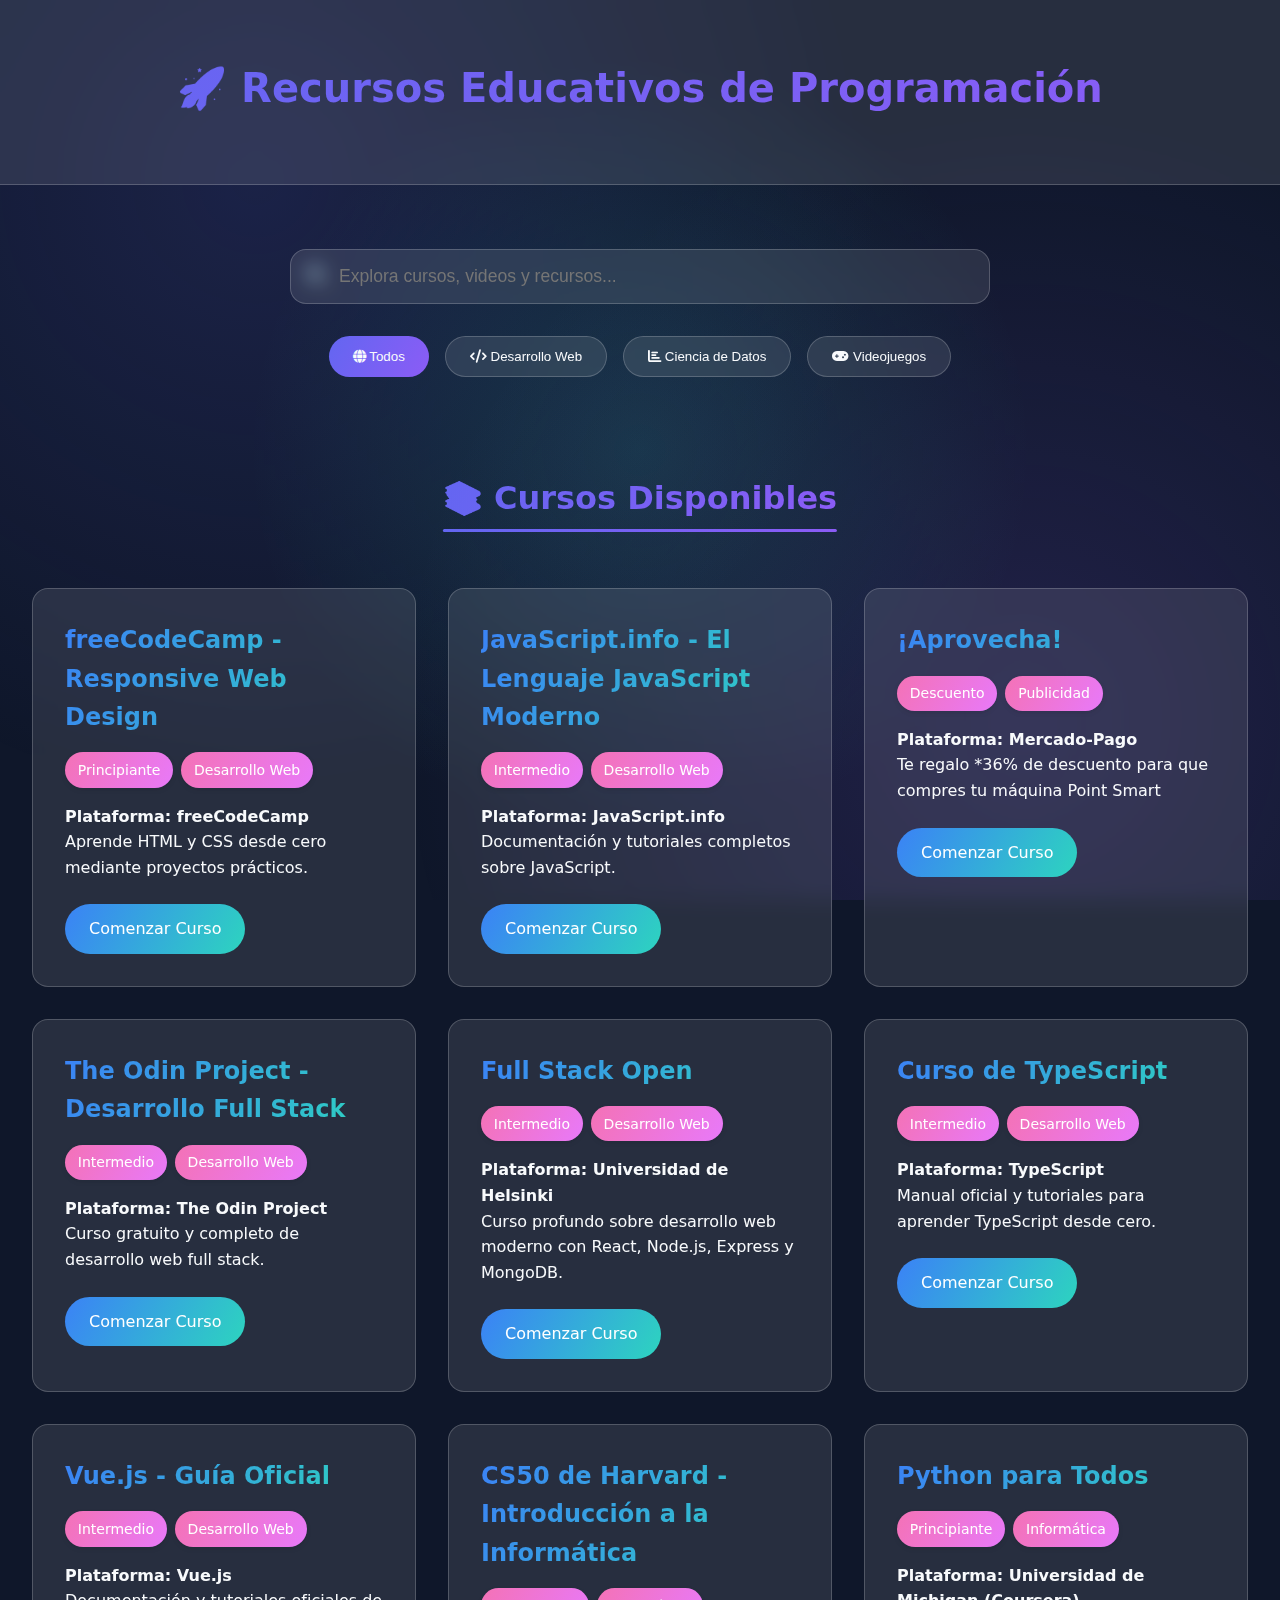
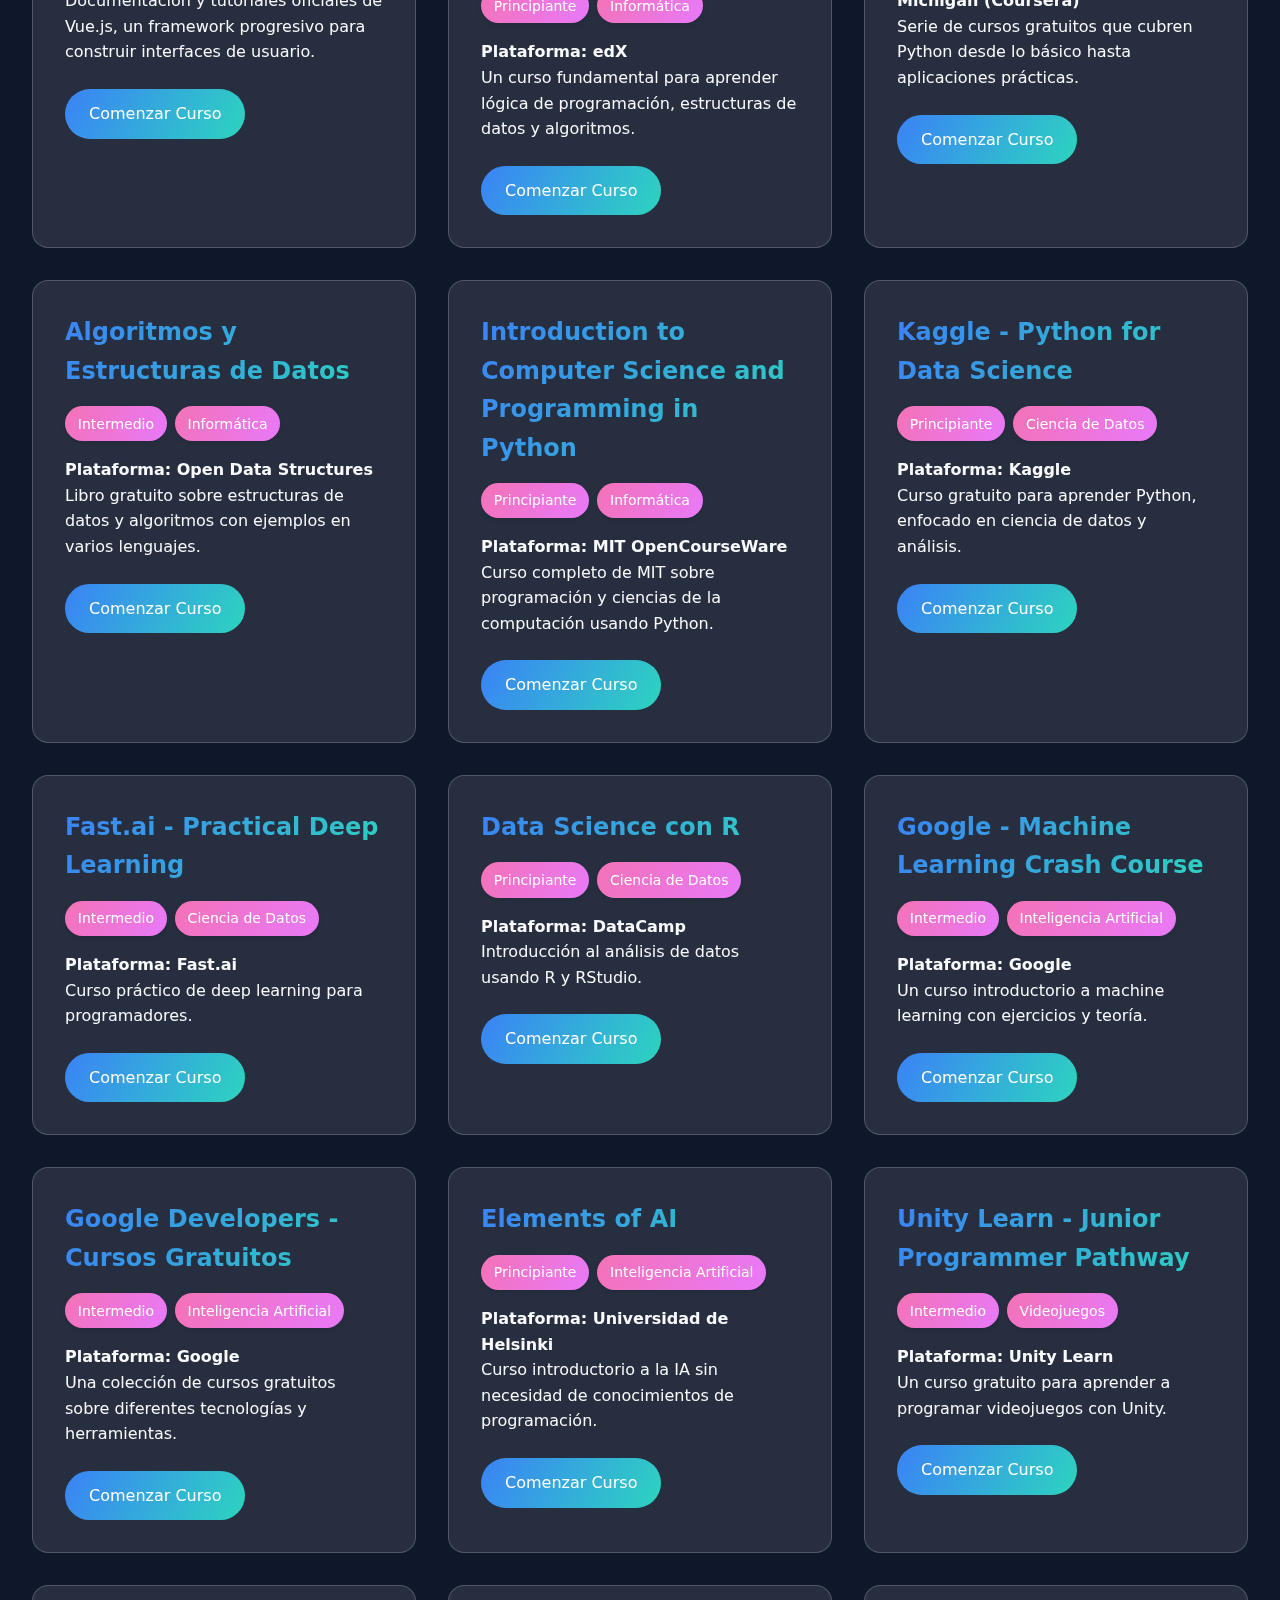
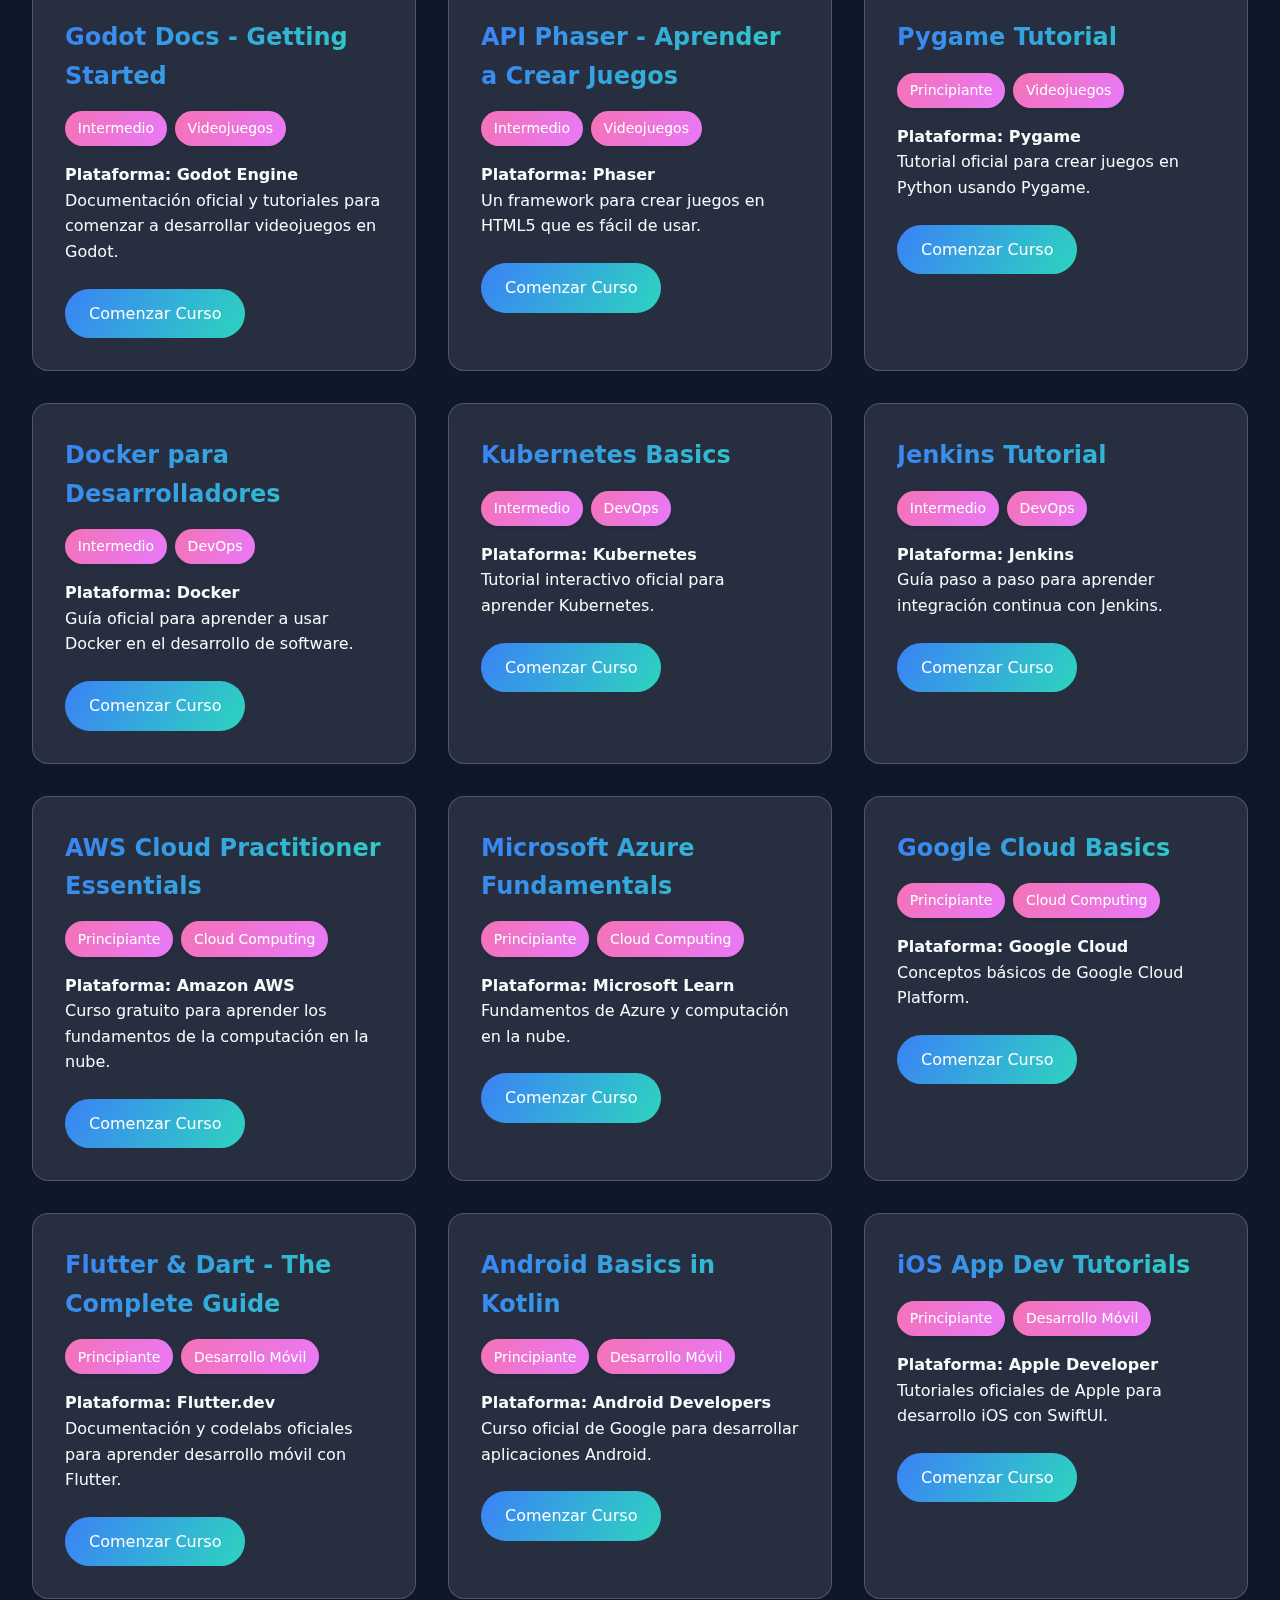
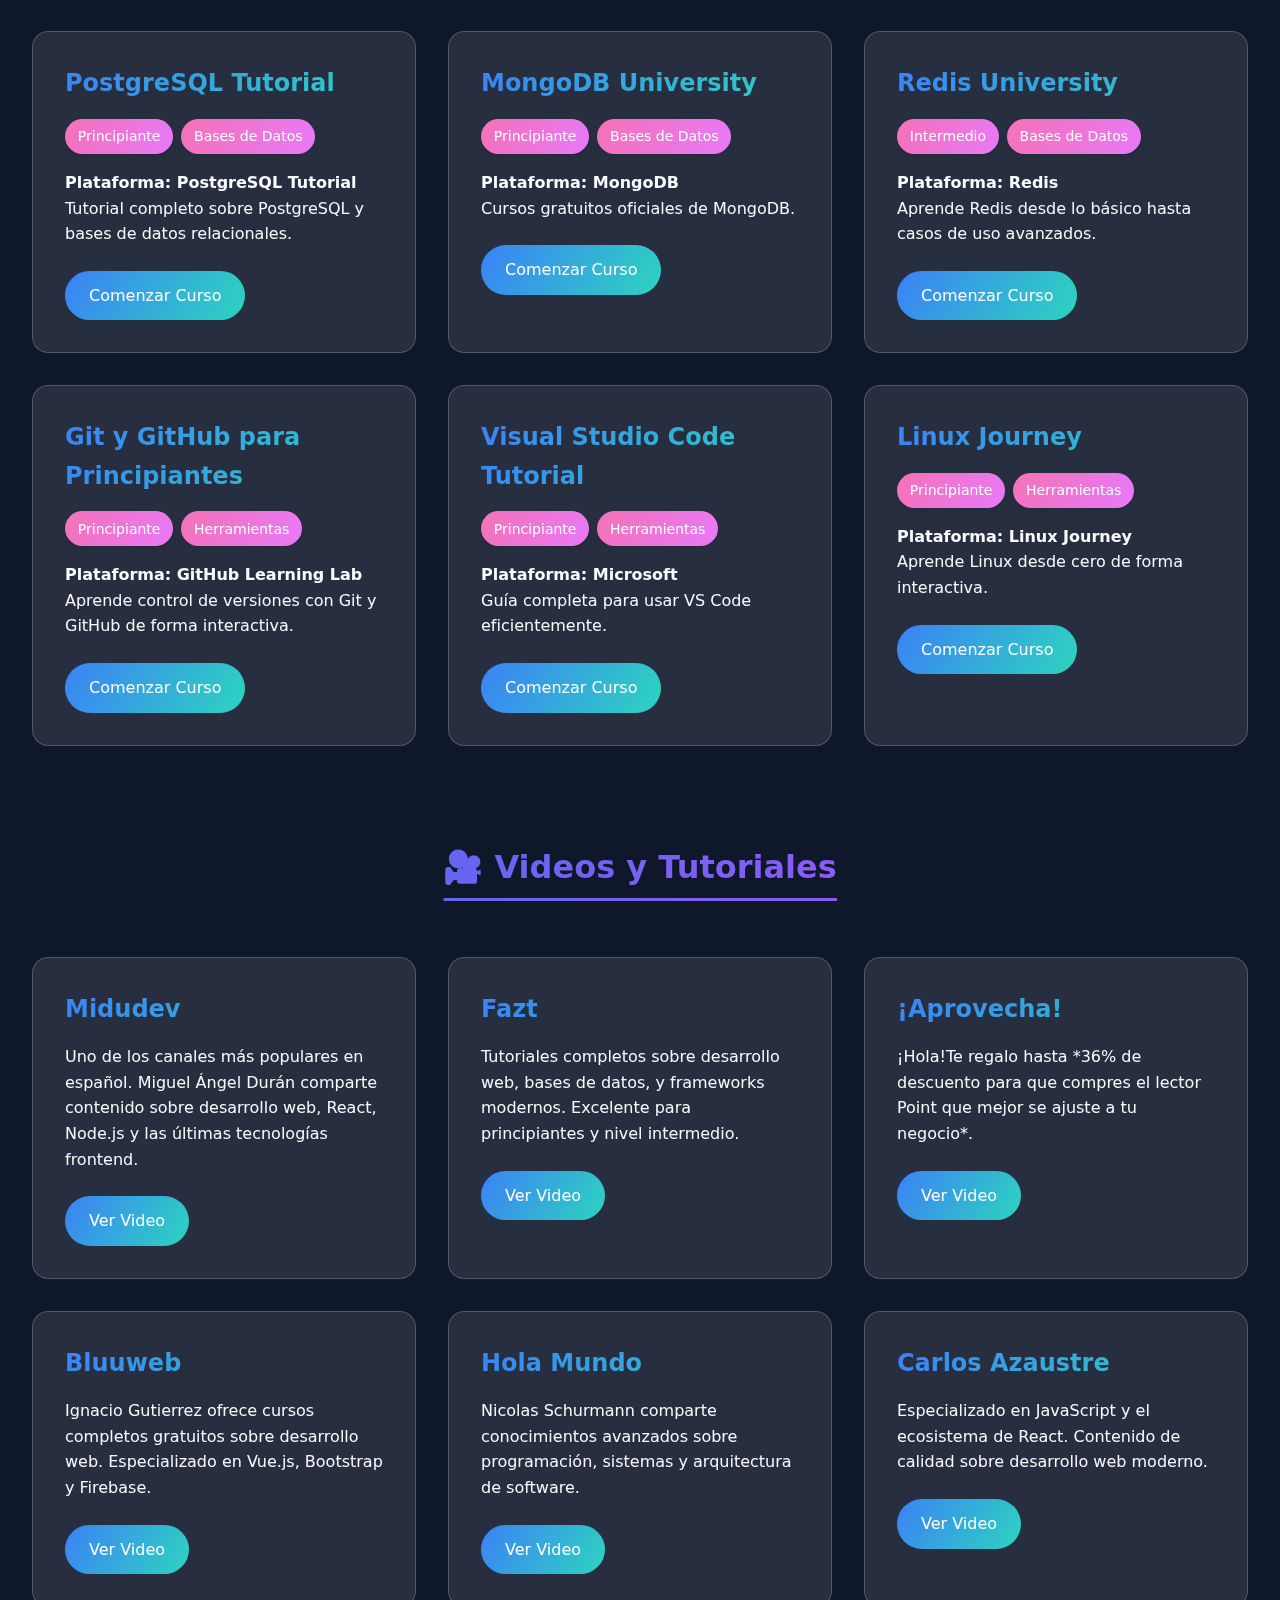
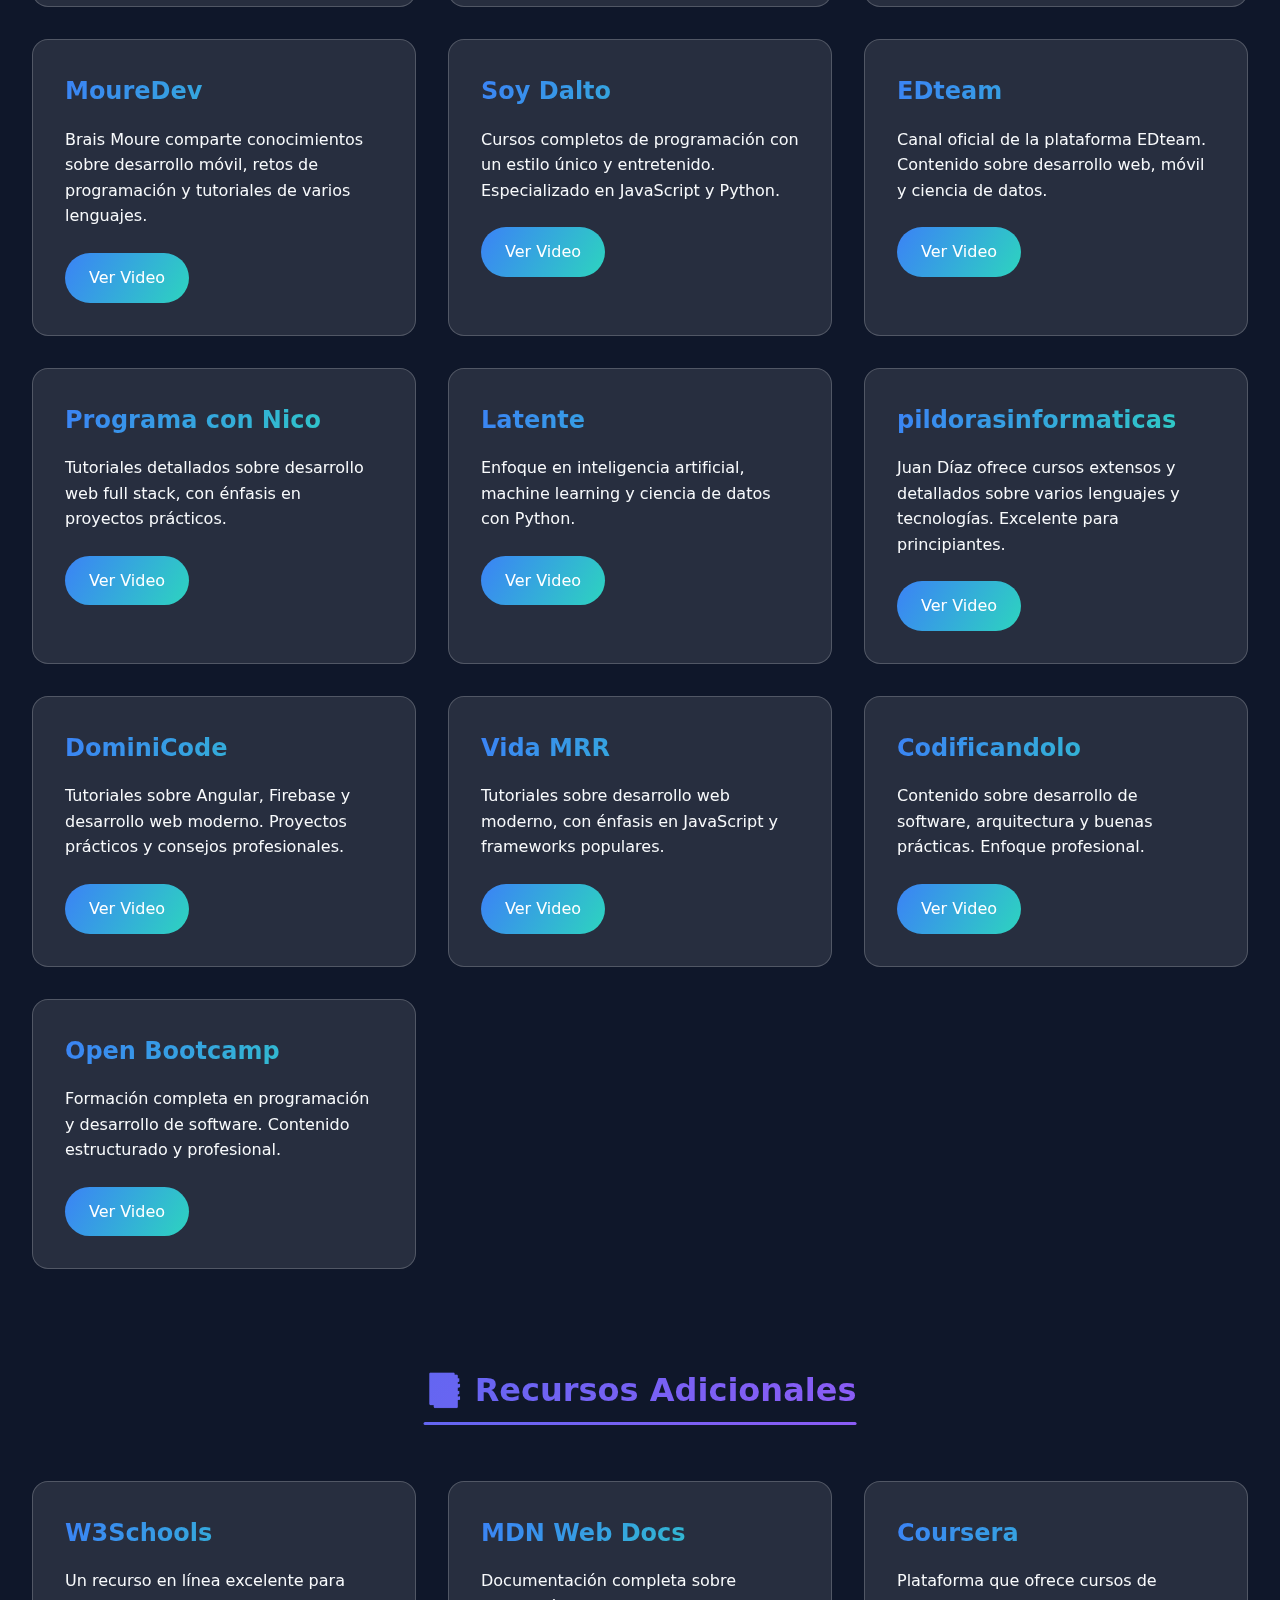
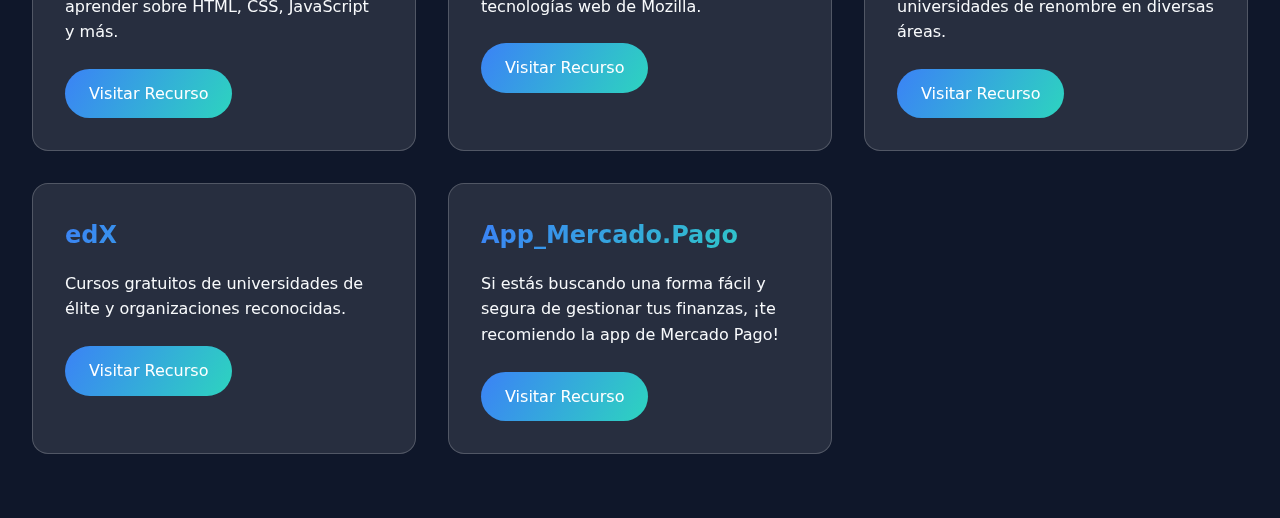
<file: index.html>
<!DOCTYPE html>
<html lang="es">
<head>
    <meta charset="UTF-8">
    <meta name="viewport" content="width=device-width, initial-scale=1.0">
    <title>Plataforma de Recursos Educativos</title>
    <link rel="stylesheet" href="estilo.css">
    <link rel="stylesheet" href="https://cdnjs.cloudflare.com/ajax/libs/font-awesome/6.4.0/css/all.min.css">
</head>
<body>
    <header class="header">
        <div class="container">
            <h1>🚀 Recursos Educativos de Programación</h1>
        </div>
    </header>

    <main class="container">
        <div class="search-container">
            <input 
                type="text" 
                id="search" 
                placeholder="Explora cursos, videos y recursos..."
                aria-label="Buscar contenido">
        </div>

        <div class="filters">
            <button class="filter-btn active" data-filter="all">
                <i class="fas fa-globe"></i> Todos
            </button>
            <button class="filter-btn" data-filter="Desarrollo Web">
                <i class="fas fa-code"></i> Desarrollo Web
            </button>
            <button class="filter-btn" data-filter="Ciencia de Datos">
                <i class="fas fa-chart-bar"></i> Ciencia de Datos
            </button>
            <button class="filter-btn" data-filter="Videojuegos">
                <i class="fas fa-gamepad"></i> Videojuegos
            </button>
        </div>

        <section id="courses-section">
            <h2 class="section-title">📚 Cursos Disponibles</h2>
            <div id="courses-container" class="grid"></div>
        </section>

        <section id="videos-section">
            <h2 class="section-title">🎥 Videos y Tutoriales</h2>
            <div id="videos-container" class="grid"></div>
        </section>

        <section id="resources-section">
            <h2 class="section-title">📑 Recursos Adicionales</h2>
            <div id="resources-container" class="grid"></div>
        </section>
    </main>

    <script src="script.js"> </script>
</body>
</html>
</file>
<file: estilo.css>
:root {
    --gradient-1: linear-gradient(120deg, #6366f1, #8b5cf6);
    --gradient-2: linear-gradient(120deg, #3b82f6, #2dd4bf);
    --gradient-3: linear-gradient(120deg, #f472b6, #e879f9);
    --glass-bg: rgba(255, 255, 255, 0.1);
    --glass-border: rgba(255, 255, 255, 0.2);
    --card-shadow: rgba(0, 0, 0, 0.1);
    --text-primary: #f8fafc;
    --text-secondary: #cbd5e1;
}

* {
    margin: 0;
    padding: 0;
    box-sizing: border-box;
}

body {
    font-family: 'Inter', system-ui, -apple-system, sans-serif;
    line-height: 1.6;
    background: #0f172a;
    color: var(--text-primary);
    min-height: 100vh;
    overflow-x: hidden;
}

/* Animated Background */
body::before {
    content: '';
    position: fixed;
    top: 0;
    left: 0;
    width: 100%;
    height: 100%;
    background: 
        radial-gradient(circle at 20% 20%, rgba(99, 102, 241, 0.15) 0%, transparent 50%),
        radial-gradient(circle at 80% 80%, rgba(139, 92, 246, 0.15) 0%, transparent 50%),
        radial-gradient(circle at 50% 50%, rgba(45, 212, 191, 0.15) 0%, transparent 50%);
    z-index: -1;
    animation: backgroundMove 20s ease-in-out infinite alternate;
}

@keyframes backgroundMove {
    0% { background-position: 0% 0%; }
    100% { background-position: 100% 100%; }
}

.container {
    max-width: 1400px;
    margin: 0 auto;
    padding: 2rem;
}

/* Header Styles */
.header {
    background: var(--glass-bg);
    backdrop-filter: blur(10px);
    border-bottom: 1px solid var(--glass-border);
    padding: 1.5rem 0;
    position: sticky;
    top: 0;
    z-index: 1000;
}

.header h1 {
    background: var(--gradient-1);
    -webkit-background-clip: text;
    background-clip: text;
    color: transparent;
    font-size: 2.5rem;
    text-align: center;
    margin-bottom: 0.5rem;
}

/* Search Container */
.search-container {
    max-width: 700px;
    margin: 2rem auto;
    position: relative;
}

.search-container input {
    width: 100%;
    padding: 1rem 1.5rem;
    padding-left: 3rem;
    background: var(--glass-bg);
    border: 1px solid var(--glass-border);
    border-radius: 1rem;
    color: var(--text-primary);
    font-size: 1.1rem;
    backdrop-filter: blur(10px);
    transition: all 0.3s ease;
}

.search-container::before {
    content: '🔍';
    position: absolute;
    left: 1rem;
    top: 50%;
    transform: translateY(-50%);
    font-size: 1.2rem;
    pointer-events: none;
}

.search-container input:focus {
    outline: none;
    border-color: #6366f1;
    box-shadow: 0 0 0 3px rgba(99, 102, 241, 0.3);
}

/* Filters */
.filters {
    display: flex;
    gap: 1rem;
    margin: 2rem 0;
    flex-wrap: wrap;
    justify-content: center;
}

.filter-btn {
    padding: 0.75rem 1.5rem;
    border: 1px solid var(--glass-border);
    border-radius: 2rem;
    background: var(--glass-bg);
    color: var(--text-primary);
    cursor: pointer;
    backdrop-filter: blur(10px);
    transition: all 0.3s ease;
    font-weight: 500;
}

.filter-btn:hover {
    transform: translateY(-2px);
    box-shadow: 0 5px 15px rgba(0, 0, 0, 0.2);
}

.filter-btn.active {
    background: var(--gradient-1);
    border: none;
}

/* Grid Layout */
.grid {
    display: grid;
    grid-template-columns: repeat(auto-fill, minmax(350px, 1fr));
    gap: 2rem;
    margin: 2rem 0;
}

/* Card Styles */
.card {
    background: var(--glass-bg);
    backdrop-filter: blur(10px);
    border: 1px solid var(--glass-border);
    border-radius: 1rem;
    padding: 2rem;
    transition: all 0.3s ease;
    position: relative;
    overflow: hidden;
}

.card::before {
    content: '';
    position: absolute;
    top: 0;
    left: 0;
    width: 100%;
    height: 100%;
    background: var(--gradient-2);
    opacity: 0;
    transition: opacity 0.3s ease;
    z-index: -1;
}

.card:hover {
    transform: translateY(-5px) scale(1.02);
    border-color: transparent;
}

.card:hover::before {
    opacity: 0.1;
}

.card h4 {
    font-size: 1.5rem;
    margin-bottom: 1rem;
    background: var(--gradient-2);
    -webkit-background-clip: text;
    background-clip: text;
    color: transparent;
}

/* Badges */
.badges {
    display: flex;
    gap: 0.5rem;
    margin-bottom: 1rem;
    flex-wrap: wrap;
}

.badge {
    padding: 0.4rem 0.8rem;
    border-radius: 2rem;
    font-size: 0.875rem;
    font-weight: 500;
    background: var(--gradient-3);
    color: white;
    box-shadow: 0 2px 5px rgba(0, 0, 0, 0.1);
}

/* Button Styles */
.btn {
    display: inline-flex;
    align-items: center;
    gap: 0.5rem;
    padding: 0.75rem 1.5rem;
    background: var(--gradient-2);
    color: white;
    text-decoration: none;
    border-radius: 2rem;
    font-weight: 500;
    transition: all 0.3s ease;
    border: none;
    cursor: pointer;
    margin-top: 1.5rem;
}

.btn:hover {
    transform: translateY(-2px);
    box-shadow: 0 5px 15px rgba(0, 0, 0, 0.2);
}

.btn i {
    font-size: 1.1rem;
}

/* Section Titles */
.section-title {
    text-align: center;
    margin: 4rem 0 2rem;
    font-size: 2rem;
    background: var(--gradient-1);
    -webkit-background-clip: text;
    background-clip: text;
    color: transparent;
    position: relative;
    display: inline-block;
    left: 50%;
    transform: translateX(-50%);
}

.section-title::after {
    content: '';
    position: absolute;
    bottom: -0.5rem;
    left: 0;
    width: 100%;
    height: 3px;
    background: var(--gradient-1);
    border-radius: 3px;
}

/* Animations */
@keyframes fadeIn {
    from { opacity: 0; transform: translateY(20px); }
    to { opacity: 1; transform: translateY(0); }
}

.card {
    animation: fadeIn 0.5s ease forwards;
}

/* Loading State */
.loading {
    width: 50px;
    height: 50px;
    border: 3px solid var(--glass-border);
    border-radius: 50%;
    border-top-color: #6366f1;
    animation: spin 1s linear infinite;
    margin: 2rem auto;
}



@keyframes spin {
    to { transform: rotate(360deg); }
}


/* Estilos específicos para la sección de videos */
.tags-container {
    display: flex;
    flex-wrap: wrap;
    gap: 0.5rem;
    margin: 1rem 0;
}

.level-badge {
    background: var(--gradient-1);
}

.level-badge.principiante {
    background: linear-gradient(120deg, #22c55e, #16a34a);
}

.level-badge.intermedio {
    background: linear-gradient(120deg, #3b82f6, #2563eb);
}

.level-badge.avanzado {
    background: linear-gradient(120deg, #8b5cf6, #6d28d9);
}

.highlight {
    margin: 1rem 0;
    padding: 0.75rem;
    background: rgba(99, 102, 241, 0.1);
    border-radius: 0.5rem;
    border-left: 4px solid #6366f1;
}

.highlight i {
    color: #fbbf24;
    margin-right: 0.5rem;
}

.description {
    color: var(--text-secondary);
    margin: 1rem 0;
    line-height: 1.6;
}

/* Animación para los badges */
.badge {
    animation: slideFadeIn 0.3s ease-out forwards;
}


@keyframes slideFadeIn {
    from {
        opacity: 0;
        transform: translateY(10px);
    }
    to {
        opacity: 1;
        transform: translateY(0);
    }
}


/* Responsive Design */
@media (max-width: 768px) {
    .container {
        padding: 1rem;
    }
    
    .grid {
        grid-template-columns: 1fr;
        gap: 1.5rem;
    }

    .header h1 {
        font-size: 2rem;
    }

    .filter-btn {
        padding: 0.5rem 1rem;
        font-size: 0.9rem;
    }

    .card {
        padding: 1.5rem;
    }
}

/* Custom Scrollbar */
::-webkit-scrollbar {
    width: 10px;
}

::-webkit-scrollbar-track {
    background: #1e293b;
}

::-webkit-scrollbar-thumb {
    background: var(--gradient-1);
    border-radius: 5px;
}

::-webkit-scrollbar-thumb:hover {
    background: var(--gradient-2);
}

/* Tooltip Styles */
[data-tooltip] {
    position: relative;
}

[data-tooltip]:hover::before {
    content: attr(data-tooltip);
    position: absolute;
    bottom: 100%;
    left: 50%;
    transform: translateX(-50%);
    padding: 0.5rem 1rem;
    background: var(--glass-bg);
    backdrop-filter: blur(10px);
    border: 1px solid var(--glass-border);
    border-radius: 0.5rem;
    font-size: 0.875rem;
    white-space: nowrap;
    z-index: 1000;
}
</file>
